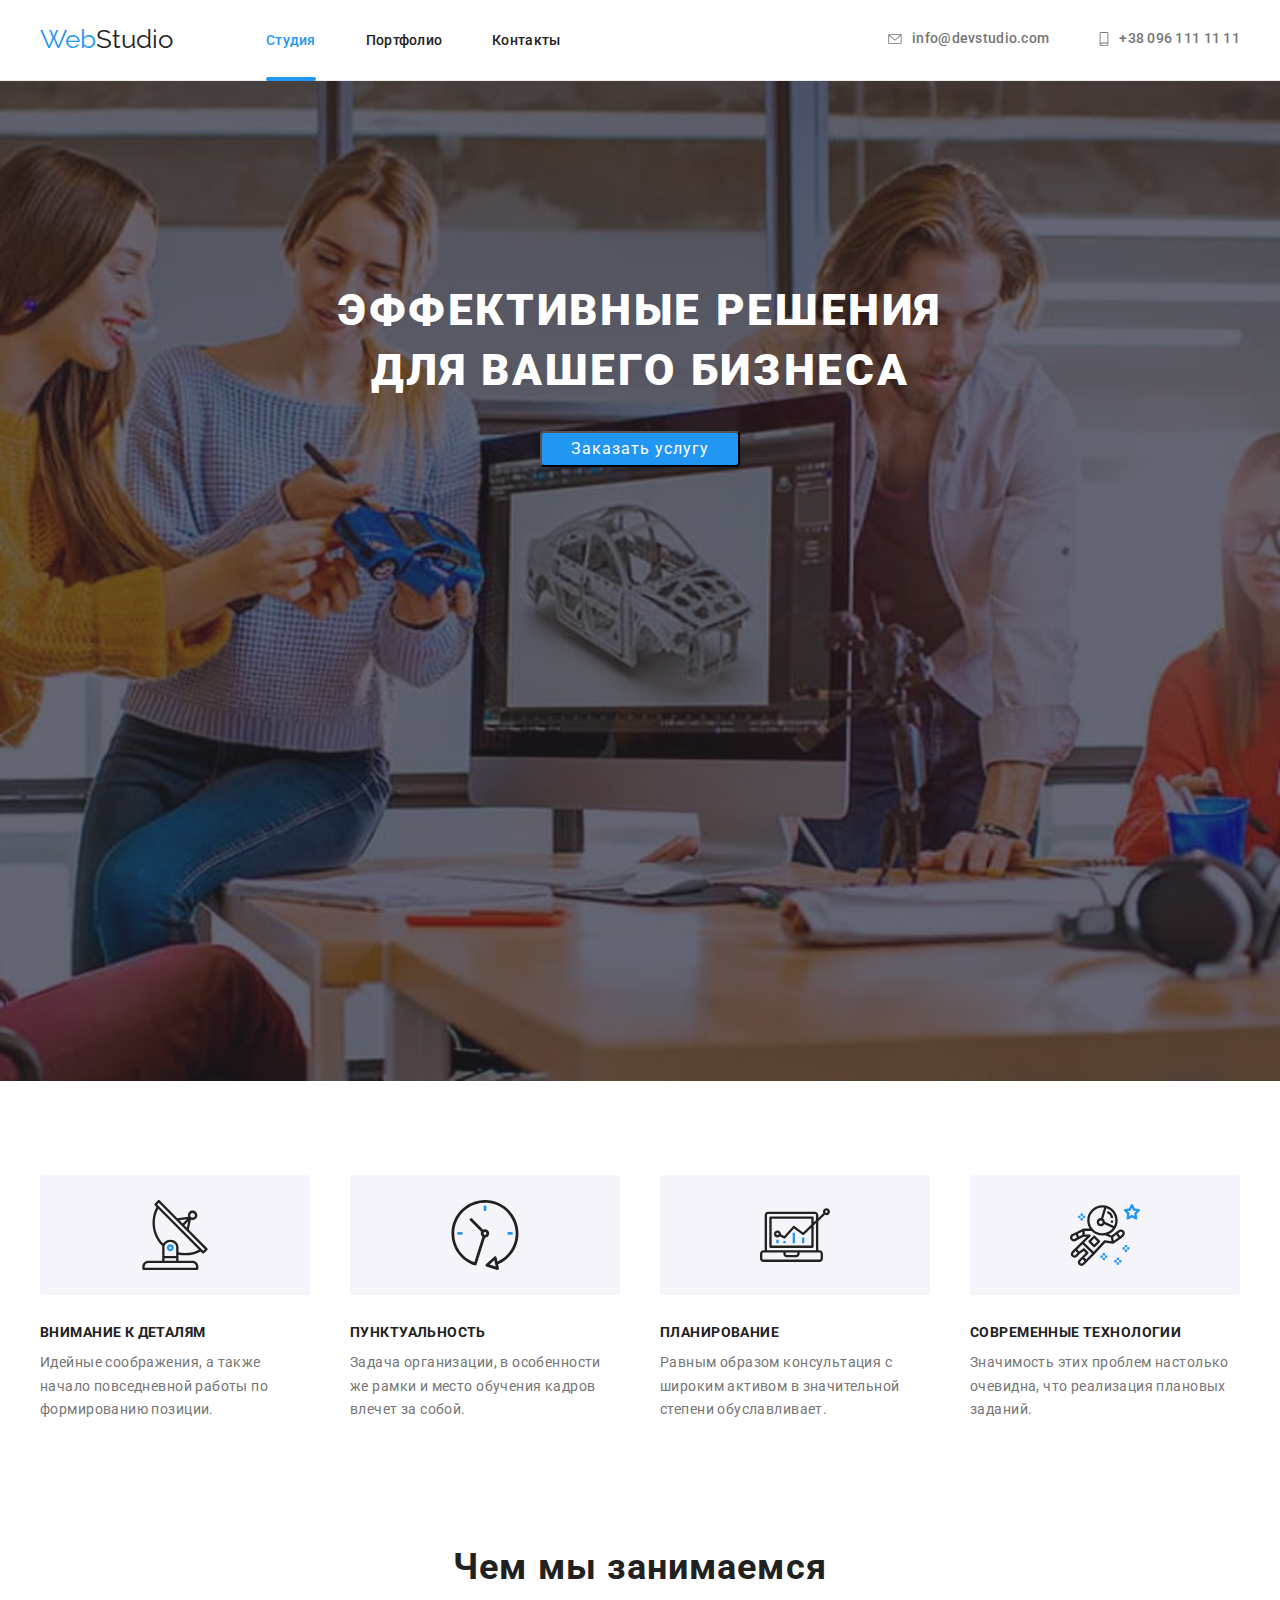
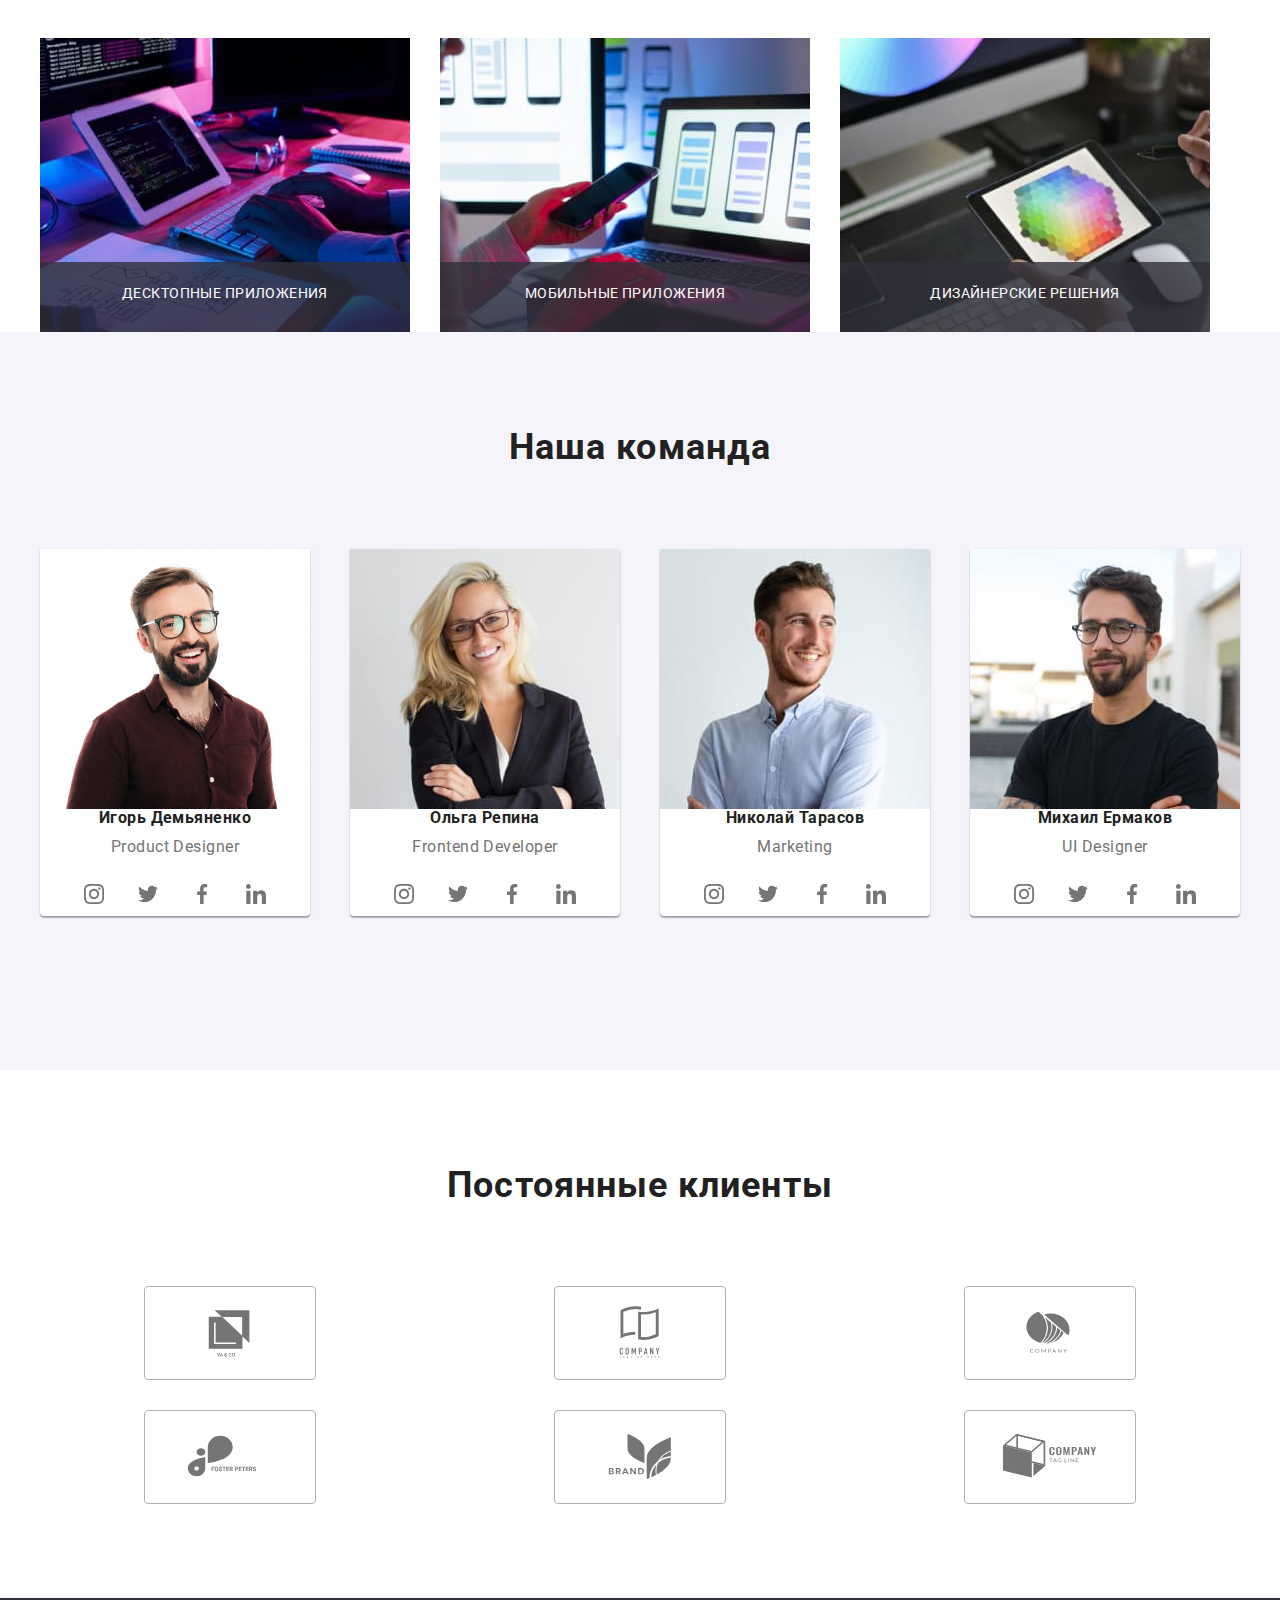
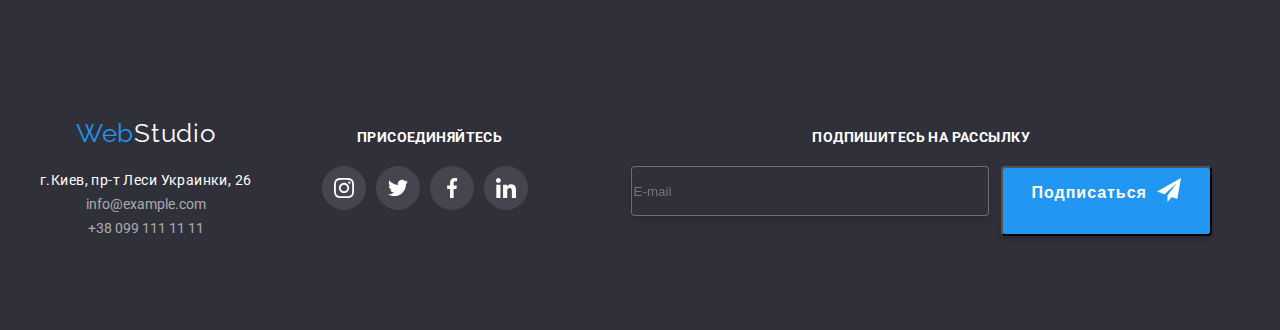
<file: index.html>
<!DOCTYPE html>
<html lang="ru">
  <head>
    <link
      rel="stylesheet"
      href="https://cdnjs.cloudflare.com/ajax/libs/modern-normalize/1.1.0/modern-normalize.min.css"
      integrity="sha512-wpPYUAdjBVSE4KJnH1VR1HeZfpl1ub8YT/NKx4PuQ5NmX2tKuGu6U/JRp5y+Y8XG2tV+wKQpNHVUX03MfMFn9Q=="
      crossorigin="anonymous"
      referrerpolicy="no-referrer"
    />
    <meta charset="UTF-8" />
    <meta http-equiv="X-UA-Compatible" content="IE=edge" />
    <meta name="viewport" content="width=device-width, initial-scale=1.0" />
    <title>WebStudio</title>
    <link rel="preconnect" href="https://fonts.googleapis.com" />
    <link rel="preconnect" href="https://fonts.gstatic.com" crossorigin />
    <link
      href="https://fonts.googleapis.com/css2?family=Raleway:wght@700&family=Roboto:wght@400;500;700;900&display=swap"
      rel="stylesheet"
    />

    <link rel="stylesheet" href="css/main.min.css" />
  </head>
  <body>
    <!--Навигация-->
    <header class="header">
      <div class="container header-container">
        <nav class="header-nav">
          <a href="" class="logo link">
            <span class="logo-color">Web</span><span>Studio</span>
          </a>
          <ul class="nav list nav-menu">
            <li class="menu-item">
              <a href="./index.html" class="menu-link current link">Студия</a>
            </li>
            <li class="menu-item">
              <a href="./portfolio.html" class="menu-link link">Портфолио </a>
            </li>
            <li class="menu-item">
              <a href="" class="menu-link link">Контакты</a>
            </li>
          </ul>
        </nav>

       <!-- Burger-button + Mobile-menu -->

            <button type="button" class="burger-btn " data-menu-open>
              <svg class="burger-btn-icon" width="40" height="40">
                <use href="./images/burger-menu.svg#icon-burger-menu"></use>
              </svg>
           </button>
         



        <ul class="auth-nav list">
          <li class="connect-item envelope-header">
            <a href="mailto:info@devstudio.com" class="link mailto-icon">
              <svg class="envelope-icon" width="16" height="12">
                <use href="./images/symbol-defs.svg#icon-envelope"></use>
              </svg>
              info@devstudio.com
            </a>
          </li>
          <li class="connect-item mobile-header">
            <a href="tel:+380961111111" class="link mailto-icon">
              <svg class="mobil-icon" width="12" height="16">
                <use href="./images/symbol-defs.svg#icon-smartphone"></use>
              </svg>
              +38 096 111 11 11
            </a>
          </li>
        </ul>
      </div>

       <div class="mobile-menu" data-menu>
            <button type="button" class="mobile-menu-btn" data-menu-close>
                <svg class="mobile-btn-icon" width="40" height="40">
                  <use href="./images/symbol-defs.svg#icon-close"></use>
                </svg>
           </button>

           <div class="mobile-menu-top">
              <ul class="mobile-nav-menu">
                <li class="mobile-menu-item">
                  <a href="./index.html" class="mobile-menu-link current link">Студия</a>
                </li>
                <li class="mobile-menu-item">
                  <a href="./portfolio.html" class="mobile-menu-link link">Портфолио </a>
                </li>
                <li class="mobile-menu-item">
                  <a href="" class="mobile-menu-link link">Контакты</a>
                </li>
              </ul>
           </div>

           <div class="mobil-menu-bottom">
                <ul class="mobile-auth-nav">
                    <li class="mobile-connect-tel">
                        <a href="tel:+380961111111" class="link">
                          +38 096 111 11 11
                        </a>
                    </li>
                    <li class="mobile-connect-emeil">
                      <a href="mailto:info@devstudio.com" class="link">
                          info@devstudio.com
                      </a>
                    </li>
                </ul>
              
              
                <ul class="mobile-social-link">
                    <li class="mobile-link ">
                      <a href="#" class="mobile-link-menu link">Instagram</a>
                    </li>
                    <li class="mobile-link">
                      <a href="#" class="mobile-link-menu link">Twitter</a>
                    </li>
                    <li class="mobile-link">
                      <a href="#" class="mobile-link-menu link">Facebook</a>
                    </li>
                    <li class="mobile-link">
                      <a href="#" class="mobile-link-menu link">LinkedIn</a>
                    </li>
                </ul>
          </div>
          <!-- END mobile-menu -->
    </header>
    <main>
      <!--Герой-->

      <section class="hero">
        <div class="container">
          <h1 class="hero-title important-title">
            Эффективные решения для вашего бизнеса
          </h1>
          <button type="button" class="btn hero-button" data-modal-open>
            Заказать услугу
          </button>
        </div>
      </section>

      <!--Наши приемущества-->

      <section class="benefits">
        <div class="container">
          <h2 class="visually-hidden">Наши приемущества</h2>
          <ul class="list benefits-container">
            <li class="benefits-block benefits-container-block">
              <div class="benefits-icon-block">
                <svg class="benefits-icon" width="70" height="70">
                  <use href="./images/symbol-defs.svg#icon-antenna"></use>
                </svg>
              </div>
              <h3 class="benefits-title">Внимание к деталям</h3>
              <p class="benefits-text">
                Идейные соображения, а также начало повседневной работы по
                формированию позиции.
              </p>
            </li>

            <li class="benefits-block benefits-container-block">
              <div class="benefits-icon-block">
                <svg class="benefits-icon" width="70" height="70">
                  <use href="./images/symbol-defs.svg#icon-clock"></use>
                </svg>
              </div>
              <h3 class="benefits-title">Пунктуальность</h3>
              <p class="benefits-text">
                Задача организации, в особенности же рамки и место обучения
                кадров влечет за собой.
              </p>
            </li>

            <li class="benefits-block benefits-container-block">
              <div class="benefits-icon-block">
                <svg class="benefits-icon" width="70" height="70">
                  <use href="./images/symbol-defs.svg#icon-diagram"></use>
                </svg>
              </div>
              <h3 class="benefits-title">Планирование</h3>
              <p class="benefits-text">
                Равным образом консультация с широким активом в значительной
                степени обуславливает.
              </p>
            </li>

            <li class="benefits-block benefits-container-block">
              <div class="benefits-icon-block">
                <svg class="benefits-icon" width="70" height="70">
                  <use href="./images/symbol-defs.svg#icon-astronaut"></use>
                </svg>
              </div>
              <h3 class="benefits-title">Современные технологии</h3>
              <p class="benefits-text">
                Значимость этих проблем настолько очевидна, что реализация
                плановых заданий.
              </p>
            </li>
          </ul>
        </div>
      </section>

      <!--Про нас-->

      <section class="about">
        <div class="container">
          <h2 class="about-title">Чем мы занимаемся</h2>

          <ul class="about-list">
            <li class="list about-list-container">
              <picture>
                  <source
                    media="(min-width:1200px)"
                    srcset="./images/about-us/desktop.jpg,
                    ./images/about-us/desktop@2x.jpg "
                  />
                  <img class="about-us-img" src="#" alt="ПК"/>
              </picture>
              
                
             <div class="shadow-block">
                <div class="shadow-section">
                  <p class="shadow-text">ДECКТОПНЫЕ ПРИЛОЖЕНИЯ</p>
                </div>
              </div>
              
            </li>

            <li class="list about-list-container">
              <picture>
                  <source
                    media="(min-width:1200px)"
                    srcset="./images/about-us/phone.jpg,
                    ./images/about-us/phone@2x.jpg "
                  />
                   <img class="about-us-img" src="#" alt="Телефон" />
              </picture>
              <div class="shadow-block">
               
                <div class="shadow-section">
                  <p class="shadow-text">МОБИЛЬНЫЕ ПРИЛОЖЕНИЯ</p>
                </div>
              </div>
            </li>

            <li class="list about-list-container">
              <picture>
                  <source
                    media="(min-width:1200px)"
                    srcset="./images/about-us/tablet.jpg,
                    ./images/about-us/tablet@2x.jpg "
                  />
                 <img class="about-us-img" src="#" alt="Планшет" />  
              </picture>
              <div class="shadow-block">
                
                <div class="shadow-section">
                  <p class="shadow-text">ДИЗАЙНЕРСКИЕ РЕШЕНИЯ</p>
                </div>
              </div>
            </li>
          </ul>
        </div>
      </section>

      <!--Наша команда-->
      <section class="team">
        <div class="container">
          <h2 class="team-title">Наша команда</h2>

          <ul class="team-list">
            <li class="team-item list team-block team-item-block">
              <picture>

                <source
                media="(min-width:1200px)"
                srcset="./images/our-team-desktop/igor.jpg,
                ./images/our-team-desktop/igor@2x.jpg"
                />

              <source
              media="(min-width:768px)"
                srcset="./images/our-team-tablet/igor.jpg,
                ./images/our-team-tablet/igor@2x.jpg"
                />

               <source
              media="(min-width:480px)"
                srcset="./images/our-team-mobile/igor.jpg,
                ./images/our-team-mobile/igor@2x.jpg"
                />
              <img src="" alt="Игорь Демьяненко" />
              </picture>
              
              <div class="team-list-block">
                <h3 class="team-subtitle team-subtitle-block">
                  Игорь Демьяненко
                </h3>
                <p class="team-text team-text-block">Product Designer</p>
                <ul class="comand-social list social-list">
                  <li class="social-item">
                    <a href="" class="social-link">
                      <svg class="social-icon" width="20" height="20">
                        <use
                          href="./images/symbol-defs.svg#icon-instagram"
                        ></use>
                      </svg>
                    </a>
                  </li>
                  <li class="social-item">
                    <a href="" class="social-link">
                      <svg class="social-icon" width="20" height="20">
                        <use href="./images/symbol-defs.svg#icon-twitter"></use>
                      </svg>
                    </a>
                  </li>
                  <li class="social-item">
                    <a href="" class="social-link">
                      <svg class="social-icon" width="20" height="20">
                        <use
                          href="./images/symbol-defs.svg#icon-facebook"
                        ></use>
                      </svg>
                    </a>
                  </li>
                  <li class="social-item">
                    <a href="" class="social-link">
                      <svg class="social-icon" width="20" height="20">
                        <use
                          href="./images/symbol-defs.svg#icon-linkedin"
                        ></use>
                      </svg>
                    </a>
                  </li>
                </ul>
              </div>
            </li>

            <li class="team-item list team-block team-item-block">
              <picture>
               <source
                  media="(min-width:1200px)"
                  srcset="./images/our-team-desktop/olga.jpg,
                  ./images/our-team-desktop/olga@2.jpg"
                />

                <source
                  media="(min-width:768px)"
                  srcset="./images/our-team-tablet/olga.jpg,
                  ./images/our-team-tablet/olga@2x.jpg"
                />
               <source
              media="(min-width:480px)"
                srcset="./images/our-team-mobile/olga.jpg,
                ./images/our-team-mobile/olga@2x.jpg"
                />
               <img src="#" alt="Ольга Репина" />
              </picture>
              
              <div class="team-list-block">
                <h3 class="team-subtitle team-subtitle-block">Ольга Репина</h3>
                <p class="team-text team-text-block">Frontend Developer</p>
                <ul class="comand-social list social-list">
                  <li class="social-item">
                    <a href="" class="social-link">
                      <svg class="social-icon" width="20" height="20">
                        <use
                          href="./images/symbol-defs.svg#icon-instagram"
                        ></use>
                      </svg>
                    </a>
                  </li>
                  <li class="social-item">
                    <a href="" class="social-link">
                      <svg class="social-icon" width="20" height="20">
                        <use href="./images/symbol-defs.svg#icon-twitter"></use>
                      </svg>
                    </a>
                  </li>
                  <li class="social-item">
                    <a href="" class="social-link">
                      <svg class="social-icon" width="20" height="20">
                        <use
                          href="./images/symbol-defs.svg#icon-facebook"
                        ></use>
                      </svg>
                    </a>
                  </li>
                  <li class="social-item">
                    <a href="" class="social-link">
                      <svg class="social-icon" width="20" height="20">
                        <use
                          href="./images/symbol-defs.svg#icon-linkedin"
                        ></use>
                      </svg>
                    </a>
                  </li>
                </ul>
              </div>
            </li>

            <li class="team-item list team-block team-item-block">
              <picture>

                <source
                media="(min-width:1200px)"
                srcset="./images/our-team-desktop/nick.jpg,
                ./images/our-team-desktop/nick@2.jpg"
                />

              <source
              media="(min-width:768px)"
                srcset="./images/our-team-tablet/nick.jpg,
                ./images/our-team-tablet/nick@2x.jpg"
                />

               <source
              media="(min-width:480px)"
                srcset="./images/our-team-mobile/nick.jpg,
                ./images/our-team-mobile/nick@2x.jpg"
                />
               <img src="#" alt="Николай Тарасов" />
              </picture>
              
              <div class="team-list-block">
                <h3 class="team-subtitle team-subtitle-block">
                  Николай Тарасов
                </h3>
                <p class="team-text team-text-block">Marketing</p>
                <ul class="comand-social list social-list">
                  <li class="social-item">
                    <a href="" class="social-link">
                      <svg class="social-icon" width="20" height="20">
                        <use
                          href="./images/symbol-defs.svg#icon-instagram"
                        ></use>
                      </svg>
                    </a>
                  </li>
                  <li class="social-item">
                    <a href="" class="social-link">
                      <svg class="social-icon" width="20" height="20">
                        <use href="./images/symbol-defs.svg#icon-twitter"></use>
                      </svg>
                    </a>
                  </li>
                  <li class="social-item">
                    <a href="" class="social-link">
                      <svg class="social-icon" width="20" height="20">
                        <use
                          href="./images/symbol-defs.svg#icon-facebook"
                        ></use>
                      </svg>
                    </a>
                  </li>
                  <li class="social-item">
                    <a href="" class="social-link">
                      <svg class="social-icon" width="20" height="20">
                        <use
                          href="./images/symbol-defs.svg#icon-linkedin"
                        ></use>
                      </svg>
                    </a>
                  </li>
                </ul>
              </div>
            </li>

            <li class="team-item list team-block team-item-block">
              <picture>

                <source

                media="(min-width:1200px)"
                srcset="./images/our-team-desktop/mikl.jpg,
                ./images/our-team-desktop/mikl@2x.jpg"
                />

              <source
              media="(min-width:768px)"
                srcset="./images/our-team-tablet/mikl.jpg,
                ./images/our-team-tablet/mikl@2x.jpg"
                />

               <source
              media="(min-width:480px)"
                srcset="./images/our-team-mobile/mikl.jpg,
                ./images/our-team-mobile/mikl@2x.jpg"
                />
              <img src="#" alt="Михаил Ермаков"/>
              </picture>
              
              <div class="team-list-block">
                <h3 class="team-subtitle team-subtitle-block">
                  Михаил Ермаков
                </h3>
                <p class="team-text team-text-block">UI Designer</p>
                <ul class="comand-social list social-list">
                  <li class="social-item">
                    <a href="" class="social-link">
                      <svg class="social-icon" width="20" height="20">
                        <use
                          href="./images/symbol-defs.svg#icon-instagram"
                        ></use>
                      </svg>
                    </a>
                  </li>
                  <li class="social-item">
                    <a href="" class="social-link">
                      <svg class="social-icon" width="20" height="20">
                        <use href="./images/symbol-defs.svg#icon-twitter"></use>
                      </svg>
                    </a>
                  </li>
                  <li class="social-item">
                    <a href="" class="social-link">
                      <svg class="social-icon" width="20" height="20">
                        <use
                          href="./images/symbol-defs.svg#icon-facebook"
                        ></use>
                      </svg>
                    </a>
                  </li>
                  <li class="social-item">
                    <a href="" class="social-link">
                      <svg class="social-icon" width="20" height="20">
                        <use
                          href="./images/symbol-defs.svg#icon-linkedin"
                        ></use>
                      </svg>
                    </a>
                  </li>
                </ul>
              </div>
            </li>
          </ul>
        </div>
      </section>
      <!--Постоянные клиенты-->
      <section class="our-clients">
        <div class="container">
          <h2 class="clients-title">Постоянные клиенты</h2>
          <ul class="clients-list">
            <li class="list clients-container">
              <a href="" class="clients-item">
                <svg class="clients-item-icon" >
                  <use href="./images/symbol-defs.svg#icon-logo"></use>
                </svg>
              </a>
            </li>
            <li class="list clients-container">
              <a href="" class="clients-item">
                <svg class="clients-item-icon">
                  <use href="./images/symbol-defs.svg#icon-Logo-1-2"></use>
                </svg>
              </a>
            </li>
            <li class="list clients-container">
              <a href="" class="clients-item">
                <svg class="clients-item-icon" >
                  <use href="./images/symbol-defs.svg#icon-company-colo"></use>
                </svg>
              </a>
            </li>
            <li class="list clients-container">
              <a href="" class="clients-item">
                <svg class="clients-item-icon">
                  <use href="./images/symbol-defs.svg#icon-Logo-1"></use>
                </svg>
              </a>
            </li>
            <li class="list clients-container">
              <a href="" class="clients-item">
                <svg class="clients-item-icon">
                  <use href="./images/symbol-defs.svg#icon-brand"></use>
                </svg>
              </a>
            </li>

            <li class="list clients-container">
              <a href="" class="clients-item">
                <svg class="clients-item-icon">
                  <use href="./images/symbol-defs.svg#icon-company"></use>
                </svg>
              </a>
            </li>
          </ul>
        </div>
      </section>
    </main>
    <footer class="footer">
      <div class="container footer-conteiner">
        <div class="footer-left">
          <a href="" class="logo-footer-bottom link logo-footer-block"
            ><span class="logo-color">Web</span
            ><span class="logo-footer">Studio</span></a
          >
          <!-- Контакты -->

           <address class="contacts">
            <p class="contacts-adress">г.Киев, пр-т Леси Украинки, 26</p>
            <ul class="contacts-list list">
              <li class="contacts-mailto contacts-block">
                <a href="mailto:info@example.com" class="link"
                  >info@example.com</a
                >
              </li> 
              <li class="contacts-tel contacts-block">
                <a href="tel:+380991111111" class="link">+38 099 111 11 11</a>
              </li>
            </ul>
          </address>
        </div>
        <div class="footer-center">
          <h2 class="footer-title">ПРИСОЕДИНЯЙТЕСЬ</h2>
          <ul class="footer-list list">
            <li class="footer-item">
              <a href="" class="footer-link">
                <svg class="footer-icon" width="20" height="20">
                  <use href="./images/symbol-defs.svg#icon-instagram"></use>
                </svg>
              </a>
            </li>
            <li class="footer-item">
              <a href="" class="footer-link">
                <svg class="footer-icon" width="20" height="20">
                  <use href="./images/symbol-defs.svg#icon-twitter"></use>
                </svg>
              </a>
            </li>
            <li class="footer-item">
              <a href="" class="footer-link">
                <svg class="footer-icon" width="20" height="20">
                  <use href="./images/symbol-defs.svg#icon-facebook"></use>
                </svg>
              </a>
            </li>
            <li class="footer-item">
              <a href="" class="footer-link">
                <svg class="footer-icon" width="20" height="20">
                  <use href="./images/symbol-defs.svg#icon-linkedin"></use>
                </svg>
              </a>
            </li>
          </ul>
        </div>

        <div class="footer-right">
          <p class="footer-form-text">Подпишитесь на рассылку</p>
          <form class="footer-form">
            <input class="footer-form-input" placeholder="E-mail" />
            <button class="footer-form-button form-button" type="submit">
              Подписаться
              <svg class="footer-form-icon" width="24" height="24">
                <use href="./images/icon-send.svg#icon-icon-send"></use>
              </svg>
            </button>
          </form>
        </div>
      </div>
    </footer>
    <div class="backdrop is-hidden" data-modal>
      <div class="modal">
        <button type="button" class="modal-btn" data-modal-close>
          <svg class="close-icon" width="18" height="18">
            <use href="./images/symbol-defs.svg#icon-close"></use>
          </svg>
        </button>
        <form action="#" class="modal-form">
          <p class="modal-form-head">Оставьте свои данные, мы вам перезвоним</p>

          <label class="modal-form-field"
            >Имя
            <span class="modal-form-wrapper">
              <input
                type="text"
                class="modal-form-input"
                name="user-mame"
                minlength="5"
                title="Имя должно содержать кириллицу"
                pattern="[а-zА-яёА-ЯЁ]+"
                required
              />

              <svg class="modal-form-icon" width="12" height="12">
                <use href="./images/symbol-defs-modal.svg#icon-person"></use>
              </svg>
            </span>
          </label>

          <label class="modal-form-field"
            >Телефон
            <span class="modal-form-wrapper">
              <input
                type="tel"
                class="modal-form-input"
                name="user-tel"
                title="099-00-00"
                pattern="[0-9]{3}-[0-9]{3}-[0-9]{2}-[0-9]{2}"
                required
              />

              <svg class="modal-form-icon" width="13" height="13">
                <use href="./images/symbol-defs-modal.svg#icon-phone"></use>
              </svg>
            </span>
          </label>

          <label class="modal-form-field"
            >Почта
            <span class="modal-form-wrapper">
              <input
                type="email"
                class="modal-form-input"
                name="user-mail"
                required
              />

              <svg class="modal-form-icon" width="15" height="12">
                <use href="./images/symbol-defs-modal.svg#icon-email"></use>
              </svg>
            </span>
          </label>
          <label class="modal-form-field"
            >Комментарий<textarea
              class="modal-form-message"
              name="message"
              placeholder="Введите текст"
            ></textarea>
          </label>
          <input
            type="checkbox"
            id="accept-policy"
            class="modal-form-checkbox visually-hidden"
          />
          <label for="accept-policy" class="modal-form-checkbox-label"
            >Соглашаюсь с рассылкой и принимаю
            <a href="#">Условия договора</a></label
          >
          <button class="modal-form-button" type="submit">Отправить</button>
        </form>
      </div>
    </div> 
   
    <script src="./js/modal.js"></script>
    <script src="./js/menu.js"></script>
  </body>
</html>
</file>
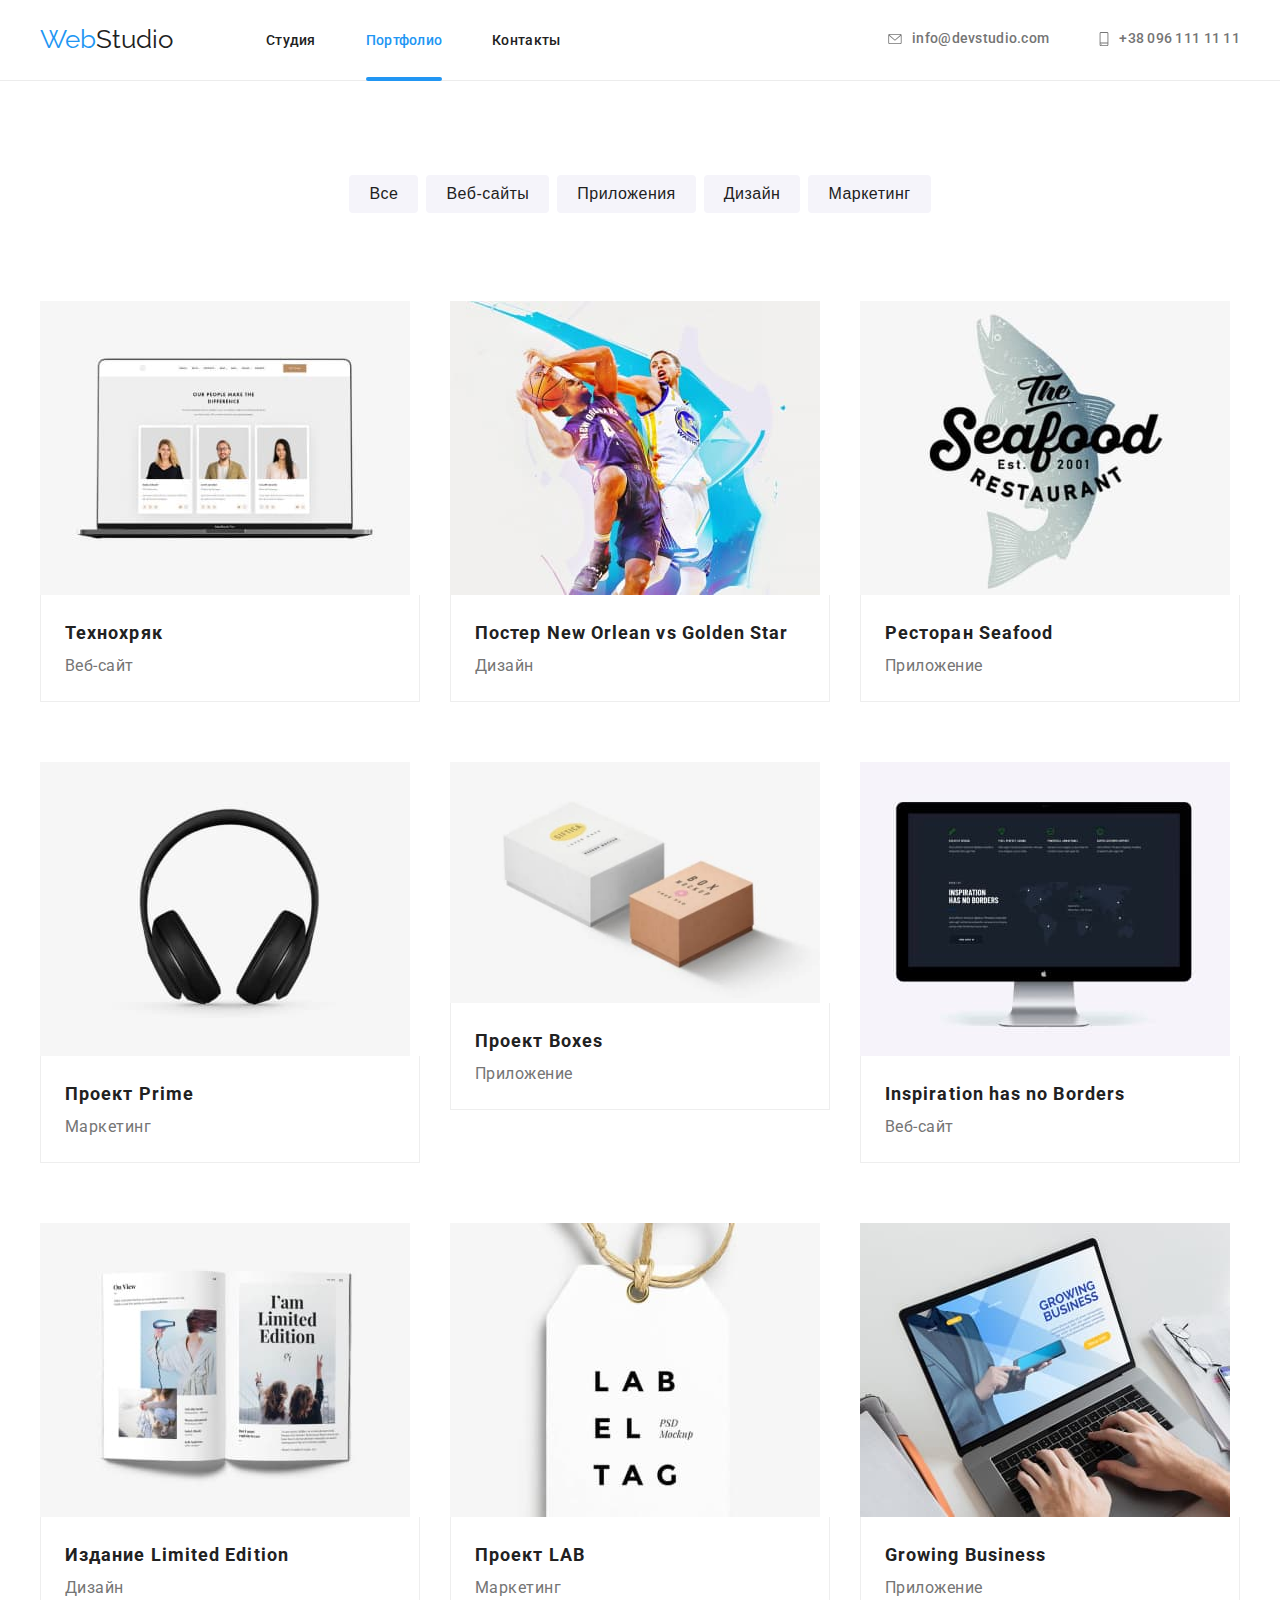
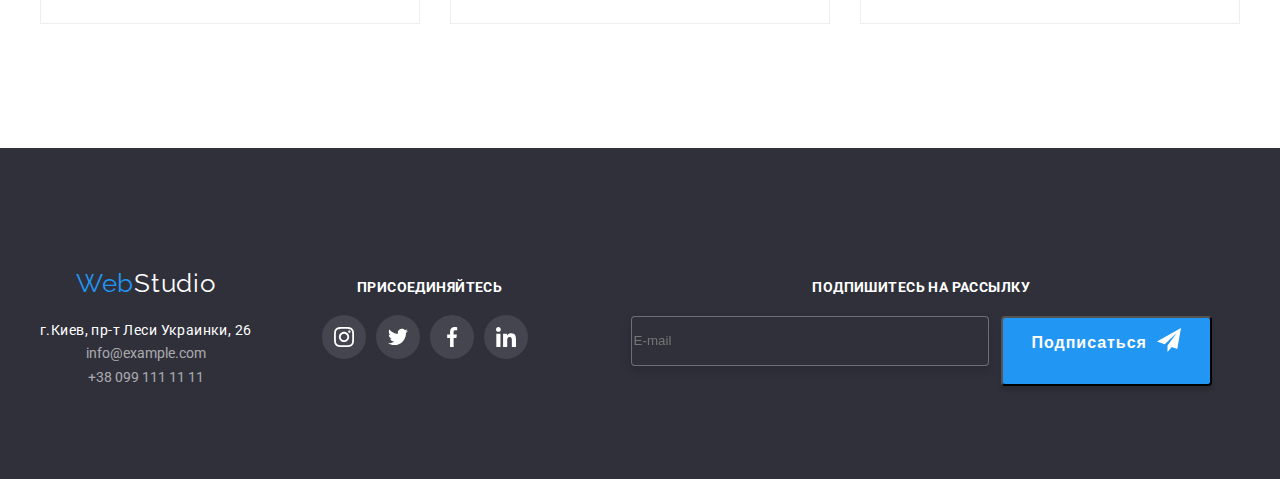
<file: portfolio.html>
<!DOCTYPE html>
<html lang="ru" class="page">
  <head>
    <link
      rel="stylesheet"
      href="https://cdnjs.cloudflare.com/ajax/libs/modern-normalize/1.1.0/modern-normalize.min.css"
      integrity="sha512-wpPYUAdjBVSE4KJnH1VR1HeZfpl1ub8YT/NKx4PuQ5NmX2tKuGu6U/JRp5y+Y8XG2tV+wKQpNHVUX03MfMFn9Q=="
      crossorigin="anonymous"
      referrerpolicy="no-referrer"
    />
    <meta charset="UTF-8" />
    <meta http-equiv="X-UA-Compatible" content="IE=edge" />
    <meta name="viewport" content="width=device-width, initial-scale=1.0" />
    <title>WebStudio</title>
    <link rel="preconnect" href="https://fonts.googleapis.com" />
    <link rel="preconnect" href="https://fonts.gstatic.com" crossorigin />
    <link
      href="https://fonts.googleapis.com/css2?family=Raleway:wght@700&family=Roboto:wght@400;500;700;900&display=swap"
      rel="stylesheet"
    />
    <link rel="stylesheet" href="css/main.min.css" />
  </head>
  <body class="page-body">
    <header class="header">
      <!--Навигация-->

      <div class="container header-container">
        <nav class="header-nav">
          <a href="" class="logo link">
            <span class="logo-color">Web</span><span>Studio</span>
          </a>
          <ul class="nav list nav-menu">
            <li class="menu-item">
              <a href="./index.html" class="menu-link link">Студия</a>
            </li>
            <li class="menu-item">
              <a href="./portfolio.html" class="menu-link current link"
                >Портфолио
              </a>
            </li>
            <li class="menu-item">
              <a href="" class="menu-link link">Контакты</a>
            </li>
          </ul>
        </nav>

        <!-- Burger-button + Mobile-menu -->

            <button type="button" class="burger-btn " data-menu-open>
              <svg class="burger-btn-icon" width="40" height="40">
                <use href="./images/burger-menu.svg#icon-burger-menu"></use>
              </svg>
           </button>

        <ul class="auth-nav list">
          <li class="connect-item envelope-header">
            <a href="mailto:info@devstudio.com" class="link mailto-icon">
              <svg class="envelope-icon" width="16" height="12">
                <use href="./images/symbol-defs.svg#icon-envelope"></use>
              </svg>
              info@devstudio.com
            </a>
          </li>
          <li class="connect-item mobile-header">
            <a href="tel:+380961111111" class="link mailto-icon">
              <svg class="mobil-icon" width="12" height="16">
                <use href="./images/symbol-defs.svg#icon-smartphone"></use>
              </svg>
              +38 096 111 11 11
            </a>
          </li>
        </ul>
      </div>
      <div class="mobile-menu is-open" data-menu>
            <button type="button" class="mobile-menu-btn" data-menu-close>
                <svg class="mobile-btn-icon" width="40" height="40">
                  <use href="./images/symbol-defs.svg#icon-close"></use>
                </svg>
           </button>

           <div class="mobile-menu-top">
              <ul class="mobile-nav-menu">
                <li class="mobile-menu-item">
                  <a href="./index.html" class="mobile-menu-link link">Студия</a>
                </li>
                <li class="mobile-menu-item">
                  <a href="./portfolio.html" class="mobile-menu-link current link">Портфолио </a>
                </li>
                <li class="mobile-menu-item">
                  <a href="" class="mobile-menu-link link">Контакты</a>
                </li>
              </ul>
           </div>

           <div class="mobil-menu-bottom">
                <ul class="mobile-auth-nav">
                    <li class="mobile-connect-tel">
                        <a href="tel:+380961111111" class="link">
                          +38 096 111 11 11
                        </a>
                    </li>
                    <li class="mobile-connect-emeil">
                      <a href="mailto:info@devstudio.com" class="link">
                          info@devstudio.com
                      </a>
                    </li>
                </ul>
              
              
                <ul class="mobile-social-link">
                    <li class="mobile-link ">
                      <a href="#" class="mobile-link-menu link">Instagram</a>
                    </li>
                    <li class="mobile-link">
                      <a href="#" class="mobile-link-menu link">Twitter</a>
                    </li>
                    <li class="mobile-link">
                      <a href="#" class="mobile-link-menu link">Facebook</a>
                    </li>
                    <li class="mobile-link">
                      <a href="#" class="mobile-link-menu link">LinkedIn</a>
                    </li>
                </ul>
          </div>
          <!-- END mobile-menu -->
    </header>
    <main>
      <section class="portfolio">
        <div class="container">
          <ul class="menu portfolio-container">
            <li class="menu-portfolio list menu-portfolio-list">
              <button class="menu-button">Все</button>
            </li>
            <li class="menu-portfolio list menu-portfolio-list">
              <button class="menu-button">Веб-сайты</button>
            </li>
            <li class="menu-portfolio list menu-portfolio-list">
              <button class="menu-button">Приложения</button>
            </li>
            <li class="menu-portfolio list menu-portfolio-list">
              <button class="menu-button">Дизайн</button>
            </li>
            <li class="menu-portfolio list menu-portfolio-list">
              <button class="menu-button">Маркетинг</button>
            </li>
          </ul>

          <ul class="galary-list">
            <li class="galary-item list galary-item-block">
              <a href="" class="border-shadow link">
                <div class="window">
                  <picture>
                    <source
                      media="(min-width:1200px)"
                      srcset="
                        ./images/portfolio-desktop/laptopcomand.jpg,
                        ./images/portfolio-desktop/laptopcomand@2x.jpg
                      "
                    />

                    <source
                      media="(min-width:768px)"
                      srcset="
                        ./images/tablet-portfolio/laptopcomand.jpg,
                        ./images/tablet-portfolio/laptopcomand@2x.jpg
                      "
                    />
                    <source
                      media="(min-width:480px)"
                      srcset="
                        ./images/portfolio-mobile/laptopcomand.jpg,
                        ./images/portfolio-mobile/laptopcomand@2x.jpg
                      "
                    />
                    <img class="galary-img" src="#" alt="laptop" />
                  </picture>

                  <p class="galary-text-window">
                    Технокряк это современная площадка распространения
                    коронавируса. Компании используют эту платформу для
                    цифрового шпионажа и атак на защищённые сервера конкурентов.
                  </p>
                </div>
                <div class="border">
                  <h2 class="galary-title">Технохряк</h2>
                  <p class="galary-text">Веб-сайт</p>
                </div>
              </a>
            </li>

            <li class="galary-item list">
              <a href="" class="border-shadow link">
                <div class="window">
                  <picture>
                    <source
                      media="(min-width:1200px)"
                      srcset="
                        ./images/portfolio-desktop/bascketball.jpg,
                        ./images/portfolio-desktop/bascketball@2x.jpg
                      "
                    />

                    <source
                      media="(min-width:768px)"
                      srcset="
                        ./images/tablet-portfolio/bascketball.jpg,
                        ./images/tablet-portfolio/bascketball@2x.jpg
                      "
                    />
                    <source
                      media="(min-width:480px)"
                      srcset="
                        ./images/portfolio-mobile/basketball.jpg,
                        ./images/portfolio-mobile/basketball@2x.jpg
                      "
                    />
                    <img class="galary-img" src="#" alt="bascketball" />
                  </picture>

                  <p class="galary-text-window">
                    Технокряк это современная площадка распространения
                    коронавируса. Компании используют эту платформу для
                    цифрового шпионажа и атак на защищённые сервера конкурентов.
                  </p>
                </div>
                <div class="border">
                  <h2 class="galary-title">
                    Постер <span lang="en">New Orlean vs Golden Star</span>
                  </h2>
                  <p class="galary-text">Дизайн</p>
                </div>
              </a>
            </li>
            <li class="galary-item list">
              <a href="" class="border-shadow link">
                <div class="window">
                  <picture>
                    <source
                      media="(min-width:1200px)"
                      srcset="
                        ./images/portfolio-desktop/restaurant.jpg,
                        ./images/portfolio-desktop/restaurant@2x.jpg
                      "
                    />

                    <source
                      media="(min-width:768px)"
                      srcset="
                        ./images/tablet-portfolio/restaurant.jpg,
                        ./images/tablet-portfolio/restaurant@2x.jpg
                      "
                    />
                    <source
                      media="(min-width:480px)"
                      srcset="
                        ./images/portfolio-mobile/restaurant.jpg,
                        ./images/portfolio-mobile/restaurant@2x.jpg
                      "
                    />
                    <img class="galary-img" src="#" alt="restaurant" />
                  </picture>

                  <p class="galary-text-window">
                    Технокряк это современная площадка распространения
                    коронавируса. Компании используют эту платформу для
                    цифрового шпионажа и атак на защищённые сервера конкурентов.
                  </p>
                </div>

                <div class="border">
                  <h2 class="galary-title">
                    Ресторан <span lang="en">Seafood</span>
                  </h2>
                  <p class="galary-text">Приложение</p>
                </div>
              </a>
            </li>
            <li class="galary-item list">
              <a href="" class="border-shadow link">
                <div class="window">
                  <picture>
                    <source
                      media="(min-width:1200px)"
                      srcset="
                        ./images/portfolio-desktop/headphone.jpg,
                        ./images/portfolio-desktop/headphone@2x.jpg
                      "
                    />

                    <source
                      media="(min-width:768px)"
                      srcset="
                        ./images/tablet-portfolio/headphones.jpg,
                        ./images/tablet-portfolio/headphones@2x.jpg
                      "
                    />
                    <source
                      media="(min-width:480px)"
                      srcset="
                        ./images/portfolio-mobile/headphonesjpg.jpg,
                        ./images/portfolio-mobile/headphones@2x.jpg
                      "
                    />
                    <img class="galary-img" src="#" alt="headphone" />
                  </picture>

                  <p class="galary-text-window">
                    Технокряк это современная площадка распространения
                    коронавируса. Компании используют эту платформу для
                    цифрового шпионажа и атак на защищённые сервера конкурентов.
                  </p>
                </div>
                <div class="border">
                  <h2 class="galary-title">
                    Проект <span lang="en">Prime</span>
                  </h2>
                  <p class="galary-text">Маркетинг</p>
                </div>
              </a>
            </li>
            <li class="galary-item list">
              <a href="" class="border-shadow link">
                <div class="window">
                  <picture>
                    <source media="(min-width:1200px)" srcset=" />

                    <source
                      media="(min-width:768px)"
                      srcset="
                        ./images/tablet-portfolio/boxes.jpg,
                        ./images/tablet-portfolio/boxes@2x.jpg
                      "
                    />
                    <source
                      media="(min-width:480px)"
                      srcset="
                        ./images/portfolio-mobile/boxes.jpg,
                        ./images/portfolio-mobile/boxes@2x.jpg
                      "
                    />
                    <img class="galary-img" src="#" alt="boxes" />
                  </picture>

                  <p class="galary-text-window">
                    Технокряк это современная площадка распространения
                    коронавируса. Компании используют эту платформу для
                    цифрового шпионажа и атак на защищённые сервера конкурентов.
                  </p>
                </div>
                <div class="border">
                  <h2 class="galary-title">
                    Проект <span lang="en">Boxes</span>
                  </h2>
                  <p class="galary-text">Приложение</p>
                </div>
              </a>
            </li>

            <li class="galary-item list">
              <a href="" class="border-shadow link">
                <div class="window">
                  <picture>
                    <source
                      media="(min-width:1200px)"
                      srcset="
                        ./images/portfolio-desktop/tv.jpg,
                        ./images/portfolio-desktop/tv@2x.jpg
                      "
                    />

                    <source
                      media="(min-width:768px)"
                      srcset="
                        ./images/tablet-portfolio/tv.jpg,
                        ./images/tablet-portfolio/tv@2x.jpg
                      "
                    />
                    <source
                      media="(min-width:480px)"
                      srcset="
                        ./images/portfolio-mobile/tv.jpg,
                        ./images/portfolio-mobile/tv@2x.jpg
                      "
                    />
                    <img class="galary-img" src="#" alt="tv" />
                  </picture>

                  <p class="galary-text-window">
                    Технокряк это современная площадка распространения
                    коронавируса. Компании используют эту платформу для
                    цифрового шпионажа и атак на защищённые сервера конкурентов.
                  </p>
                </div>
                <div class="border">
                  <h2 lang="en" class="galary-title">
                    Inspiration has no Borders
                  </h2>
                  <p class="galary-text">Веб-сайт</p>
                </div>
              </a>
            </li>
            <li class="galary-item list">
              <a href="" class="border-shadow link">
                <div class="window">
                  <picture>
                    <source
                      media="(min-width:1200px)"
                      srcset="
                        ./images/portfolio-desktop/book.jpg,
                        ./images/tablet-portfolio/book.jpg
                      "
                    />

                    <source
                      media="(min-width:768px)"
                      srcset="
                        ./images/tablet-portfolio/book.jpg,
                        ./images/tablet-portfolio/book@2x.jpg
                      "
                    />

                    <source
                      media="(min-width:480px)"
                      srcset="
                        ./images/portfolio-mobile/book.jpg,
                        ./images/portfolio-mobile/book@2x.jpg
                      "
                    />

                    <img class="galary-img" src="#" alt="book" />
                  </picture>

                  <p class="galary-text-window">
                    Технокряк это современная площадка распространения
                    коронавируса. Компании используют эту платформу для
                    цифрового шпионажа и атак на защищённые сервера конкурентов.
                  </p>
                </div>
                <div class="border">
                  <h2 class="galary-title">
                    Издание <span lang="en">Limited Edition</span>
                  </h2>
                  <p class="galary-text">Дизайн</p>
                </div>
              </a>
            </li>
            <li class="galary-item list">
              <a href="" class="border-shadow link">
                <div class="window">
                  <picture>
                    <source
                      media="(min-width:1200px)"
                      srcset="
                        ./images/portfolio-desktop/label.jpg,
                        ./images/portfolio-desktop/label@2x.jpg
                      "
                    />

                    <source
                      media="(min-width:768px)"
                      srcset="
                        ./images/tablet-portfolio/label.jpg,
                        ./images/tablet-portfolio/label@2x.jpg
                      "
                    />
                    <source
                      media="(min-width:480px)"
                      srcset="
                        ./images/portfolio-mobile/label.jpg,
                        ./images/portfolio-mobile/label@2x.jpg
                      "
                    />
                    <img class="galary-img" src="#" alt="label" />
                  </picture>

                  <p class="galary-text-window">
                    Технокряк это современная площадка распространения
                    коронавируса. Компании используют эту платформу для
                    цифрового шпионажа и атак на защищённые сервера конкурентов.
                  </p>
                </div>
                <div class="border">
                  <h2 class="galary-title">Проект LAB</h2>
                  <p class="galary-text">Маркетинг</p>
                </div>
              </a>
            </li>
            <li class="galary-item list">
              <a href="" class="border-shadow link">
                <div class="window">
                  <picture>
                    <source
                      media="(min-width:1200px)"
                      srcset="
                        ./images/portfolio-desktop/laptop.jpg,
                        ./images/portfolio-desktop/label@2x.jpg
                      "
                    />

                    <source
                      media="(min-width:768px)"
                      srcset="
                        ./images/tablet-portfolio/laptop.jpg,
                        ./images/tablet-portfolio/laptop@2x.jpg
                      "
                    />
                    <source
                      media="(min-width:480px)"
                      srcset="
                        ./images/portfolio-mobile/laptop.jpg,
                        ./images/portfolio-mobile/laptop@2x.jpg
                      "
                    />
                    <img class="galary-img" src="#" alt="laptop" />
                  </picture>

                  <p class="galary-text-window">
                    Технокряк это современная площадка распространения
                    коронавируса. Компании используют эту платформу для
                    цифрового шпионажа и атак на защищённые сервера конкурентов.
                  </p>
                </div>
                <div class="border">
                  <h2 lang="en" class="galary-title">Growing Business</h2>
                  <p class="galary-text">Приложение</p>
                </div>
              </a>
            </li>
          </ul>
        </div>
      </section>
    </main>
    <footer class="footer">
      <div class="container footer-conteiner">
        <div class="footer-left">
          <a href="" class="logo-footer-bottom link logo-footer-block"
            ><span class="logo-color">Web</span
            ><span class="logo-footer">Studio</span></a
          >
          <!--Контакты-->

          <address class="contacts">
            <p class="contacts-adress">г.Киев, пр-т Леси Украинки, 26</p>
            <ul class="contacts-list list">
              <li class="contacts-mailto contacts-block">
                <a href="mailto:info@example.com" class="link"
                  >info@example.com</a
                >
              </li>
              <li class="contacts-tel contacts-block">
                <a href="tel:+380991111111" class="link">+38 099 111 11 11</a>
              </li>
            </ul>
          </address>
        </div>
        <div class="footer-center">
          <h2 class="footer-title">ПРИСОЕДИНЯЙТЕСЬ</h2>
          <ul class="footer-list list">
            <li class="footer-item">
              <a href="" class="footer-link">
                <svg class="footer-icon" width="20" height="20">
                  <use href="./images/symbol-defs.svg#icon-instagram"></use>
                </svg>
              </a>
            </li>
            <li class="footer-item">
              <a href="" class="footer-link">
                <svg class="footer-icon" width="20" height="20">
                  <use href="./images/symbol-defs.svg#icon-twitter"></use>
                </svg>
              </a>
            </li>
            <li class="footer-item">
              <a href="" class="footer-link">
                <svg class="footer-icon" width="20" height="20">
                  <use href="./images/symbol-defs.svg#icon-facebook"></use>
                </svg>
              </a>
            </li>
            <li class="footer-item">
              <a href="" class="footer-link">
                <svg class="footer-icon" width="20" height="20">
                  <use href="./images/symbol-defs.svg#icon-linkedin"></use>
                </svg>
              </a>
            </li>
          </ul>
        </div>
        <div class="footer-right">
          <p class="footer-form-text">Подпишитесь на рассылку</p>
          <form class="footer-form">
            <input class="footer-form-input" placeholder="E-mail" />
            <button class="footer-form-button form-button" type="submit">
              Подписаться
              <svg class="footer-form-icon" width="24" height="24">
                <use href="./images/icon-send.svg#icon-icon-send"></use>
              </svg>
            </button>
          </form>
        </div>
      </div>
    </footer>
    <script src="./js/menu.js"></script>
  </body>
</html>
</file>
<file: css/main.min.css>
:root{--header-color: #212121;--primary-text-color: #757575;--primary-title-color: #ffffff;--accent-color: #2196f3;--background-hero-footer: #2f303a}.visually-hidden{position:absolute;width:1px;height:1px;margin:-1px;border:0;padding:0;white-space:nowrap;clip-path:inset(100%);clip:rect(0 0 0 0);overflow:hidden}body{font-family:"roboto";color:var(--header-color);margin:0}p,h1,h2,h3,h4,h5,h6{margin:0}ul{margin:0;padding:0}.list{list-style:none}.link{text-decoration:none}img{display:block}.container{width:100%;padding-left:15px;padding-right:15px;margin-left:auto;margin-right:auto}@media screen and (min-width: 480px){.container{width:480px}}@media screen and (min-width: 768px){.container{width:768px}}@media screen and (min-width: 1200px){.container{width:1200px}}.logo{font-family:"raleway";font-size:26px;line-height:1.19;color:var(--header-color);margin-right:93px}.logo-color{color:var(--accent-color)}.logo-footer{color:var(--primary-title-color)}.logo-footer-block{margin-bottom:20px}.logo-footer-bottom{display:block;font-family:"raleway";font-size:26px;line-height:1.19;color:var(--header-color)}.btn{font-family:inherit;background-color:#2196f3;font-size:16px;line-height:1.87;align-items:center;letter-spacing:0.06em;color:var(--primary-title-color);cursor:pointer}.hero-button{width:200px;margin-right:auto;margin-left:auto;box-shadow:0px 4px 4px rgba(0,0,0,0.15);border-radius:4px}.backdrop.is-hidden{visibility:hidden;opacity:0;pointer-events:none}.backdrop.is-hidden .modal{transform:rotate(360deg);transition:transform 500ms linear}.backdrop{position:fixed;top:0;left:0;width:100vw;height:100vh;background-color:rgba(0,0,0,0.2);transition:opacity 500ms linear, visibility 500ms linear}.modal{position:absolute;padding:40px;background:#ffffff;box-shadow:0px 1px 3px rgba(0,0,0,0.12),0px 1px 1px rgba(0,0,0,0.14),0px 2px 1px rgba(0,0,0,0.2);border-radius:4px;top:50%;left:50%;transform:translate(-50%, -50%) rotate(0deg);transition:transform 500ms linear}@media screen and (min-width: 480px){.modal{width:450px;min-height:609px}}@media screen and (min-width: 768px){.modal{width:450px;min-height:609px}}@media screen and (min-width: 1200px){.modal{width:528px;min-height:581px}}.close-icon{fill:currentColor}.modal-btn{border:1px solid rgba(0,0,0,0.1);background-color:transparent;width:30px;height:30px;border-radius:50%;position:absolute;top:8px;right:8px;display:flex;align-items:center;justify-content:center;color:#000000;transition:color 250ms cubic-bezier(0.4, 0, 0.2, 1)}.modal-btn:hover,.modal-btn:focus{color:var(--accent-color)}.modal-form{display:flex;flex-direction:column}.modal-form-head{font-size:20px;font-weight:bold;line-height:1.15;text-align:center;letter-spacing:0.03em;color:var(--header-color);margin-bottom:30px}@media screen and (min-width: 480px){.modal-form-head{line-height:1.5}}@media screen and (min-width: 768px){.modal-form-head{line-height:1.5}}.modal-form-field{font-size:12px;font-weight:400;letter-spacing:0.01em;color:#757575;text-align:left;margin-bottom:10px}.modal-form-input{width:100%;height:40px;border:1px solid rgba(33,33,33,0.2);border-radius:4px;padding-left:40px;transition:border-color 250ms cubic-bezier(0.4, 0, 0.2, 1)}.modal-form-input:focus{outline:none;border-color:#2196f3}.modal-form-button{align-self:center;color:#ffffff;font-weight:bold;font-size:16px;line-height:1.87;align-items:center;text-align:center;letter-spacing:0.06em;background:#2196f3;box-shadow:0px 4px 4px rgba(0,0,0,0.15);border-radius:4px;border-color:var(--accent-color)}.modal-form-message{width:100%;height:120px;border:1px solid rgba(33,33,33,0.2);border-radius:4px;margin-top:4px;padding:12px 16px;resize:none;transition:border-color 250ms cubic-bezier(0.4, 0, 0.2, 1)}.modal-form-message:focus{outline:none;border-color:var(--accent-color)}.modal-form-message:focus::placeholder{font-size:14px;line-height:1.14;letter-spacing:0.01em;color:rgba(117,117,117,0.5)}.modal-form-icon{display:block;position:absolute;top:50%;left:14px;transform:translateY(-50%);fill:var(--header-color);transition:fill 250ms cubic-bezier(0.4, 0, 0.2, 1)}.modal-form-input:focus+.modal-form-icon{fill:var(--accent-color)}.modal-form-wrapper{position:relative;margin-top:4px;display:block}.modal-form-checkbox-label{display:flex;align-items:center;justify-content:center;letter-spacing:0.03em;color:#757575}@media screen and (min-width: 480px){.modal-form-checkbox-label{font-size:12px;line-height:1.17;margin-bottom:31px}}@media screen and (min-width: 768px){.modal-form-checkbox-label{font-size:12px;line-height:1.17;margin-bottom:31px}}@media screen and (min-width: 1200px){.modal-form-checkbox-label{font-size:14px;line-height:1.71;margin-bottom:20px}}.modal-form-checkbox-label::before{display:block;content:"";width:16px;height:15px;border:2px solid #212121;cursor:pointer;margin-right:9px}.modal-form-checkbox:checked+.modal-form-checkbox-label::before{background-image:url(../images/icon-check.svg);background-color:var(--accent-color);border:var(--accent-color)}.modal-form-checkbox:focus+.modal-form-checkbox-label::before{border-color:var(--accent-color)}.social-item{width:44px;height:44px;margin-right:10px}.social-item:last-child{margin-right:0}.social-icon{fill:var(--primary-text-color);transition-property:fill;transition-duration:250ms;transition-timing-function:cubic-bezier(0.4, 0, 0.2, 1)}.social-link{width:100%;height:100%;background-color:#ffffff;border-radius:50%;display:flex;align-items:center;justify-content:center;transition-property:background-color;transition-duration:250ms;transition-timing-function:cubic-bezier(0.4, 0, 0.2, 1)}.social-link:hover,.social-link:focus{background-color:var(--accent-color)}.social-link:hover .social-icon,.social-link:focus .social-icon{fill:var(--primary-title-color)}.social-list{display:flex;justify-content:center}.footer-icon{fill:#ffffff}.footer-link{width:100%;height:100%;background-color:rgba(255,255,255,0.1);border-radius:50%;display:flex;align-items:center;justify-content:center;transition-property:background-color;transition-duration:250ms;transition-timing-function:cubic-bezier(0.4, 0, 0.2, 1)}.footer-link:hover,.footer-link:focus{background-color:var(--accent-color)}@media screen and (min-width: 1200px){.footer-form{display:flex}}.footer-form-text{font-weight:bold;font-size:14px;line-height:1.14;letter-spacing:0.03em;text-transform:uppercase;color:#ffffff;margin-bottom:20px}.footer-form-input{border:1px solid rgba(255,255,255,0.3);box-sizing:border-box;filter:drop-shadow(0px 4px 4px rgba(0,0,0,0.15));border-radius:4px;background:#2f303a}@media screen and (min-width: 480px){.footer-form-input{height:50px;width:450px;margin-bottom:20px}}@media screen and (min-width: 768px){.footer-form-input{display:flex;height:50px;width:450px;margin-bottom:20px}}@media screen and (min-width: 1200px){.footer-form-input{height:50px;width:358px;margin-right:12px}}.footer-form-button{box-shadow:0px 4px 4px rgba(0,0,0,0.15);border-radius:4px;cursor:pointer;padding-left:29px;padding-right:29px;padding-top:10px;padding-bottom:10px}@media screen and (min-width: 1200px){.footer-form-button{display:flex}}.form-button{font-weight:bold;color:var(--primary-title-color);background-color:var(--accent-color);font-size:16px;line-height:1.87;letter-spacing:0.06em}.footer-form-icon{height:24px;width:24px;fill:#ffffff;margin-left:10px}header{padding-top:16px;padding-bottom:16px;top:0;left:0;width:100%;border-bottom:1px solid #ececec}@media screen and (min-width: 768px){header{padding-top:26px;padding-bottom:26px}}@media screen and (min-width: 1200px){header{padding-top:24px;padding-bottom:25px}}.header-container{display:flex;justify-content:space-between;align-items:center}.header-nav{display:flex;align-items:center}.burger-btn-icon{fill:currentColor}.burger-btn{background-color:transparent;cursor:pointer;padding:0;border:none;line-height:0}.burger-btn:hover,.burger-btn:focus{color:var(--accent-color)}@media screen and (min-width: 768px){.burger-btn{display:none}}@media screen and (min-width: 1200px){.burger-btn{display:none}}.nav-menu{display:none}@media screen and (min-width: 768px){.nav-menu{display:flex;align-items:center;justify-content:center}}@media screen and (min-width: 1200px){.nav-menu{display:flex;align-items:center;justify-content:center}}.auth-nav{display:none}@media screen and (min-width: 768px){.auth-nav{display:block}}@media screen and (min-width: 1200px){.auth-nav{display:flex;margin-left:auto;align-items:center;justify-content:center}}.mobile-menu{position:fixed;z-index:999;top:0;left:0;width:100vw;height:100vh;padding:48px 25px;background-color:#ffffff;opacity:0;visibility:hidden;pointer-events:none;transition:opacity 250ms cubic-bezier(0.4, 0, 0.2, 1),visibility 250ms cubic-bezier(0.4, 0, 0.2, 1)}.mobile-menu.is-open{opacity:1;visibility:visible;pointer-events:all}@media screen and (min-width: 780px){.mobile-menu{display:none}}@media screen and (min-width: 1200px){.mobile-menu{display:none}}.mobile-menu-btn{position:absolute;top:10px;right:15px;background-color:transparent;cursor:pointer;padding:0;border:none;line-height:0}.mobile-menu-btn:hover,.mobile-menu-btn:focus{fill:var(--accent-color)}.mobil-btn-icon{width:40px;height:40px}.mobile-connect-tel{margin-bottom:32px;font-weight:500;font-size:34px;line-height:1.18;letter-spacing:0.02em;color:var(--accent-color)}.mobile-link-menu{font-size:18px;font-weight:500;line-height:1.22;letter-spacing:0.02em;color:var(--accent-color)}.mobile-social-link{display:flex;flex-direction:column;justify-content:space-between}.mobile-connect-emeil{font-weight:500;font-size:24px;line-height:1.17;letter-spacing:0.02em;margin-bottom:64px;color:#757575}.mobile-menu-link{font-weight:500;font-size:40px;line-height:1.18;letter-spacing:0.02em;color:var(--header-color)}.mobile-menu-item:not(:last-child){margin-bottom:32px}.nav .link{font-weight:500;font-size:14px;line-height:1.14;letter-spacing:0.02em;color:var(--header-color);transition-property:color;transition-duration:250ms;transition-timing-function:cubic-bezier(0.4, 0, 0.2, 1)}.menu-item:not(:last-child){margin-right:50px}.menu-link{position:relative}.menu-link:hover,.menu-link:focus{color:var(--accent-color)}.menu-link.current::after{position:absolute;content:"";width:100%;height:4px;border-radius:2px;display:block;background-color:var(--accent-color);margin-top:28px}.current.link{color:var(--accent-color)}@media screen and (min-width: 768px){.auth-nav .link{font-weight:500;font-size:12px;line-height:1.14;letter-spacing:0.02em;color:var(--primary-text-color)}}@media screen and (min-width: 1200px){.auth-nav .link{font-weight:500;font-size:14px;line-height:1.14;letter-spacing:0.02em;color:var(--primary-text-color)}}@media screen and (min-width: 768px){.envelope-icon{width:14px;height:10px;margin-right:10px;fill:currentColor}}@media screen and (min-width: 1200px){.envelope-icon{fill:currentColor;margin-right:10px}}@media screen and (min-width: 768px){.mobil-icon{width:10px;height:14px;margin-right:10px;fill:currentColor}}@media screen and (min-width: 1200px){.mobil-icon{fill:currentColor;margin-right:10px}}@media screen and (min-width: 768px){.mailto-icon{transition-property:color;transition-duration:250ms;transition-timing-function:cubic-bezier(0.4, 0, 0.2, 1)}}.mailto-icon:hover,.mailto-icon:focus{color:var(--accent-color)}@media screen and (min-width: 1200px){.mailto-icon{display:flex;align-items:center;transition-property:color;transition-duration:250ms;transition-timing-function:cubic-bezier(0.4, 0, 0.2, 1)}}.mailto-icon:hover,.mailto-icon:focus{color:var(--accent-color)}@media screen and (min-width: 1200px){.connect-item:not(:last-child){margin-right:50px}}.hero{padding-top:118px;padding-bottom:118px;margin-left:auto;margin-right:auto;background-image:linear-gradient(rgba(47,48,58,0.4), rgba(47,48,58,0.4)),url(../images/hero/header-img.jpg);max-width:480px;height:400px;text-align:center;background-repeat:no-repeat;background-size:cover;background-position:center}@media (min-device-pixel-ratio: 2), (min-resolution: 192dpi), (min-resolution: 2dppx){.hero{background-image:url(../images/hero/header-img@2x.jpg)}}@media screen and (min-width: 768px){.hero{background-image:linear-gradient(rgba(47,48,58,0.4), rgba(47,48,58,0.4)),url(../images/hero/header-img-tablet.jpg);max-width:768px;height:400px}}@media screen and (min-width: 768px) and (min-device-pixel-ratio: 2), screen and (min-width: 768px) and (min-resolution: 192dpi), screen and (min-width: 768px) and (min-resolution: 2dppx){.hero{background-image:url(../images/hero/header-img-tablet@2x.jpg)}}@media screen and (min-width: 1200px){.hero{background-image:linear-gradient(rgba(47,48,58,0.4), rgba(47,48,58,0.4)),url(../images/hero/img-desktop.jpg);padding-top:200px;padding-bottom:200px;max-width:1600px;height:600px}}@media screen and (min-width: 1200px) and (min-device-pixel-ratio: 2), screen and (min-width: 1200px) and (min-resolution: 192dpi), screen and (min-width: 1200px) and (min-resolution: 2dppx){.hero{background-image:url(../images/hero/img-desktop@2x.jpg)}}.hero-title{color:var(--primary-title-color);text-align:center;font-weight:900;font-size:26px;line-height:1.62;letter-spacing:0.06em;text-transform:uppercase}@media screen and (min-width: 1200px){.hero-title{font-size:44px;line-height:1.36}}.important-title{margin:0 auto;margin-bottom:30px;width:360px;height:84px}@media screen and (min-width: 1200px){.important-title{width:696px;height:120px}}@media screen and (min-width: 768px){.benefits-container{display:flex;flex-wrap:wrap;justify-content:space-between}}@media screen and (min-width: 1200px){.benefits-container{display:flex}}.benefits{padding-top:60px;padding-bottom:60px}@media screen and (min-width: 1200px){.benefits{padding-top:94px;padding-bottom:94px}}.benefits-icon{fill:var(--header-color);display:block}@media screen and (min-width: 768px){.benefits-container-block:not(:last-child){margin-bottom:30px}}@media screen and (min-width: 1200px){.benefits-container-block:not(:last-child){margin-right:30px}}.benefits-icon-block{display:flex;width:450px;height:120px;justify-content:center;align-items:center;background:#f5f4fa;border-radius:4px;margin-bottom:30px}@media screen and (min-width: 768px){.benefits-icon-block{width:354px;height:120px}}@media screen and (min-width: 1200px){.benefits-icon-block{width:270px;height:120px}}.benefits-title{font-size:14px;line-height:1.14;letter-spacing:0.03em;text-transform:uppercase;color:var(--header-color);margin-bottom:10px;align-items:center}@media screen and (max-width: 767px){.benefits-title{text-align:center}}.benefits-text{font-size:14px;line-height:1.7;letter-spacing:0.03em;color:var(--primary-text-color)}.benefits-block{width:450px}@media screen and (min-width: 768px){.benefits-block{width:354px}}@media screen and (min-width: 1200px){.benefits-block{width:270px}}.about-title{font-size:36px;line-height:1.17;text-align:center;letter-spacing:0.03em;color:var(--header-color);margin-bottom:50px}@media screen and (max-width: 1199px){.about-title{display:none}}.about-list{display:flex;flex-wrap:wrap}.about-list-container:not(:last-child){flex-basis:calc(100% / 3 - 30px);margin-right:30px;position:relative}@media screen and (max-width: 1199px){.about{display:none;padding-bottom:94px}}.about-us-img{width:370px}.shadow-block{position:relative}.shadow-section{width:370px;height:70px;background:rgba(47,48,58,0.8);position:absolute;bottom:0}.shadow-text{font-size:14px;line-height:1.14;text-align:center;letter-spacing:0.03em;color:#ffffff;padding-top:24px;padding-bottom:24px}.team-title{font-size:36px;line-height:1.17;text-align:center;letter-spacing:0.03em;color:var(--header-color);margin-bottom:50px}.team-subtitle{font-size:16px;line-height:1.17;letter-spacing:0.03em;color:var(--header-color);margin-bottom:10px}.team-text{font-size:16px;line-height:1.19;letter-spacing:0.03em;color:var(--primary-text-color);margin-bottom:16px}.team{background-color:#f5f4fa;padding-top:60px;padding-bottom:60px}@media screen and (min-width: 1200px){.team{padding-top:94px;padding-bottom:94px}}.team-item{background:#ffffff;box-shadow:0px 1px 3px rgba(0,0,0,0.12),0px 1px 1px rgba(0,0,0,0.14),0px 2px 1px rgba(0,0,0,0.2);border-radius:0px 0px 4px 4px}@media screen and (max-width: 480px){.team-item-block:not(:last-child){margin-bottom:30px}}@media screen and (min-width: 768px){.team-list{display:flex;flex-wrap:wrap;justify-content:space-between}}@media screen and (min-width: 1200px){.team-list{display:flex;margin-top:50px}}.team-list{padding-top:30px;padding-bottom:30px}.team-item-block{text-align:center}@media screen and (min-width: 480px){.team-item-block{width:450px}}@media screen and (min-width: 768px){.team-item-block{width:354px;margin-bottom:30px}}@media screen and (min-width: 1200px){.team-item-block{width:270px}}.our-clients{padding-top:60px;padding-bottom:60px}@media screen and (min-width: 1200px){.our-clients{padding-top:94px;padding-bottom:94px}}.clients-title{text-align:center;letter-spacing:0.03em;color:var(--header-color);font-size:28px;line-height:1.18}@media screen and (min-width: 1200px){.clients-title{font-size:36px;line-height:1.17}}.clients-list{display:flex}@media screen and (min-width: 480px){.clients-list{flex-wrap:wrap;margin-left:-30px;margin-top:30px}}@media screen and (min-width: 768px){.clients-list{flex-wrap:wrap;margin-left:-30px;margin-top:30px}}@media screen and (min-width: 1200px){.clients-list{justify-content:center;align-items:center;margin-top:50px}}.clients-list .clients-item{color:var(--primary-text-color)}@media screen and (min-width: 480px){.clients-list .clients-item{width:210px;height:92px}}@media screen and (min-width: 768px){.clients-list .clients-item{width:226px;height:92px}}@media screen and (min-width: 1200px){.clients-list .clients-item{width:170px;height:92px}}.clients-container{display:flex;justify-content:center;margin-top:30px;margin-left:30px}@media screen and (min-width: 480px){.clients-container{flex-basis:calc((100% - 60px) / 2);flex-wrap:wrap}}@media screen and (min-width: 768px){.clients-container{flex-basis:calc((100% - 90px) / 3);flex-wrap:wrap}}.clients-item-icon{fill:currentColor;transition-property:fill;transition-duration:250ms;transition-timing-function:cubic-bezier(0.4, 0, 0.2, 1);width:106px;height:60px}.clients-item{display:flex;align-items:center;justify-content:center;width:100%;height:100%;background-color:#ffffff;border-radius:4px;border:1px solid #afb1b8;transition-property:border-color;transition-duration:250ms;transition-timing-function:cubic-bezier(0.4, 0, 0.2, 1)}.clients-item:hover,.clients-item:focus{border-color:var(--accent-color)}.clients-item:hover .clients-item-icon,.clients-item:focus .clients-item-icon{fill:var(--accent-color)}.menu{display:flex}@media screen and (min-width: 480px){.menu{flex-wrap:wrap}}@media screen and (min-width: 780px){.menu{justify-content:center;margin-bottom:30px}}@media screen and (min-width: 1200px){.menu{justify-content:center;margin-bottom:50px}}@media screen and (min-width: 480px){.portfolio{padding-top:66px;padding-bottom:60px}}@media screen and (min-width: 780px){.portfolio{padding-top:60px;padding-bottom:60px}}@media screen and (min-width: 1200px){.portfolio{padding-top:94px;padding-bottom:94px}}.menu-portfolio-list:not(:last-child){margin-right:8px;margin-bottom:8px}.galary-text-window{height:100%;transform:translateY(100%);transition:transform 250ms cubic-bezier(0.4, 0, 0.2, 1);position:absolute;top:0;left:0;color:#fff;line-height:1.55;background-color:var(--accent-color);padding-left:24px;padding-right:24px}@media screen and (min-width: 480px){.galary-text-window{padding-top:77px;padding-bottom:77px}}@media screen and (min-width: 780px){.galary-text-window{padding-top:49px;padding-bottom:49px}}@media screen and (min-width: 1200px){.galary-text-window{padding-top:63px;padding-bottom:63px}}.window{position:relative;overflow:hidden}.galary-list{display:flex;flex-wrap:wrap;margin-left:-30px}.galary-item{margin-top:40px;margin-bottom:30px}@media screen and (min-width: 768px){.galary-item{flex-basis:calc(100% / 2 - 30px);margin-top:30px;margin-left:30px}}@media screen and (min-width: 1200px){.galary-item{flex-basis:calc((100% - 90px) / 3);margin-top:30px;margin-left:30px}}.border-shadow:hover .galary-text-window,.border-shadow:focus .galary-text-window{transform:translateY(0)}@media screen and (min-width: 480px){.galary-img{width:450px}}@media screen and (min-width: 768px){.galary-img{width:354px}}@media screen and (min-width: 1200px){.galary-img{width:370px}}.galary-text{font-size:16px;line-height:1.87;letter-spacing:0.03em;color:var(--primary-text-color)}.galary-title{font-size:18px;line-height:2;letter-spacing:0.06em;color:var(--header-color)}.border{border:1px solid #eee;border-top:none;padding-left:24px;padding-right:24px;padding-top:20px;padding-bottom:20px}.border-shadow{display:block;height:100%;transition-property:box-shadow;transition-duration:250ms;transition-timing-function:cubic-bezier(0.4, 0, 0.2, 1)}.border-shadow:hover,.border-shadow:focus{box-shadow:0px 1px 1px rgba(0,0,0,0.12),0px 4px 4px rgba(0,0,0,0.06),1px 4px 6px rgba(0,0,0,0.16)}.menu-button{font-weight:500;font-size:16px;line-height:1.62;text-align:center;letter-spacing:0.03em;padding-top:6px;padding-bottom:6px;padding-left:20px;padding-right:20px;border:none;color:#212121;background-color:#f5f4fa;border-radius:4px;transition-property:color;transition-property:background-color;transition-duration:250ms;transition-timing-function:cubic-bezier(0.4, 0, 0.2, 1)}.menu-button:hover,.menu-button:focus{background-color:var(--accent-color);color:var(--primary-title-color)}.footer{background-color:var(--background-hero-footer);padding-top:60px;padding-bottom:60px}.logo-footer{color:var(--primary-title-color)}.logo-footer-block{margin-bottom:20px}.logo-footer-bottom{display:block;font-family:"raleway";font-size:24px;line-height:1.17;letter-spacing:0.03em}@media screen and (min-width: 1200px){.logo-footer-bottom{font-size:26px;line-height:1.19}}.contacts-tel .link{color:rgba(255,255,255,0.6);font-style:normal;font-size:14px;line-height:1.71}.contacts-mailto .link{color:rgba(255,255,255,0.6);font-style:normal;font-size:14px;line-height:1.71}.contacts-adress{color:var(--primary-title-color);font-style:normal;font-size:14px;line-height:1.71;letter-spacing:0.03em}.contacts:not(:last-child){margin-bottom:8px}@media screen and (min-width: 1200px){.contacts:not(:last-child){margin-bottom:9px}}.footer-list{display:flex}@media screen and (min-width: 480px){.footer-list{margin-bottom:60px;justify-content:center;align-items:center}}@media screen and (min-width: 1200px){.footer-list{justify-content:center}}.footer-title{font-size:14px;line-height:1.17;letter-spacing:0.03em;font-style:normal;text-transform:uppercase;color:#ffffff;margin-bottom:20px}.footer-item{width:44px;height:44px;margin-right:10px}.footer-icon{fill:#ffffff}.footer-link{width:100%;height:100%;background-color:rgba(255,255,255,0.1);border-radius:50%;display:flex;align-items:center;justify-content:center;transition-property:background-color;transition-duration:250ms;transition-timing-function:cubic-bezier(0.4, 0, 0.2, 1)}.footer-link:hover,.footer-link:focus{background-color:var(--accent-color)}.footer-conteiner{text-align:center}@media screen and (min-width: 780px){.footer-conteiner{display:flex;align-items:baseline;flex-wrap:wrap;justify-content:space-around}}@media screen and (min-width: 1200px){.footer-conteiner{display:flex;align-items:baseline}}@media screen and (min-width: 780px){.footer-left{margin-top:60px}}@media screen and (min-width: 1200px){.footer-left{margin-right:70px}}@media screen and (min-width: 480px){.footer-center{margin-top:60px}}@media screen and (min-width: 1200px){.footer-center{margin-right:93px}}@media screen and (min-width: 1200px){.footer-right{margin-right:auto}}@media screen and (min-width: 1200px){.footer-form{display:flex}}
/*# sourceMappingURL=main.min.css.map */
</file>
